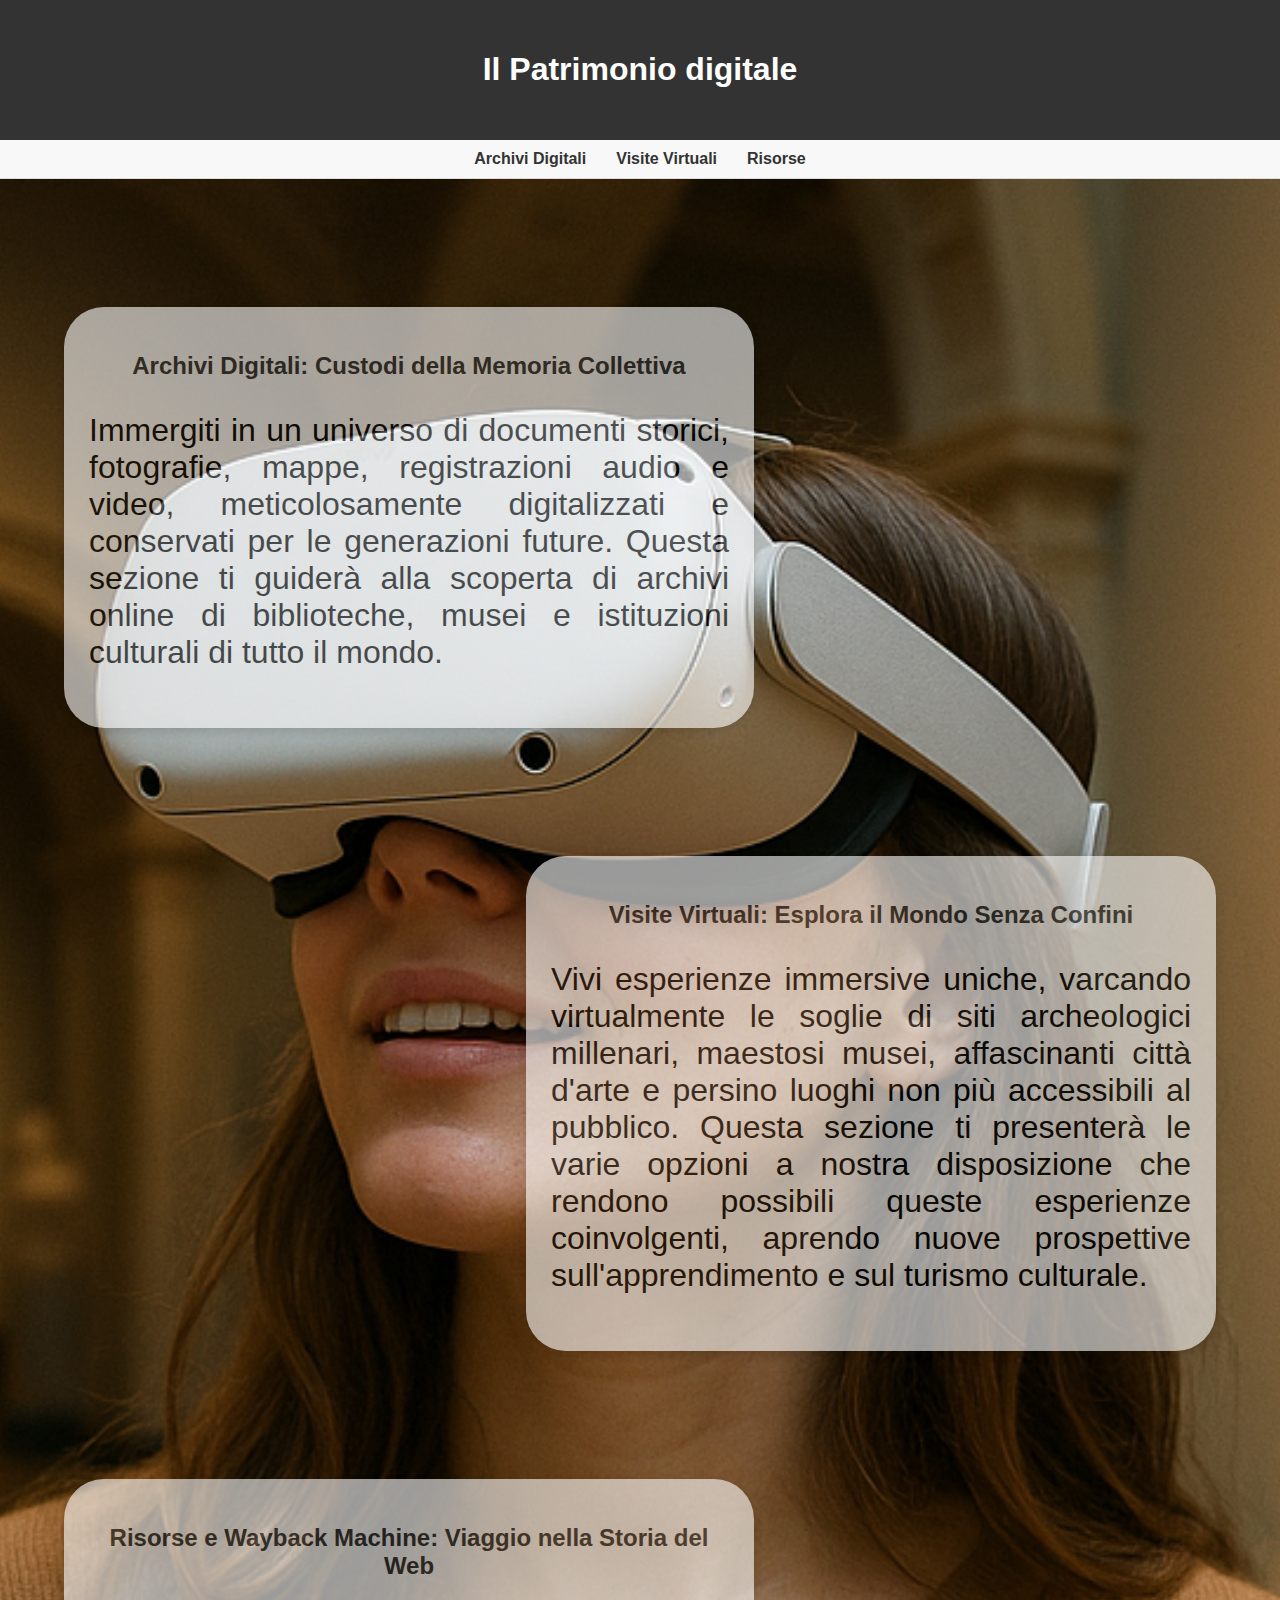
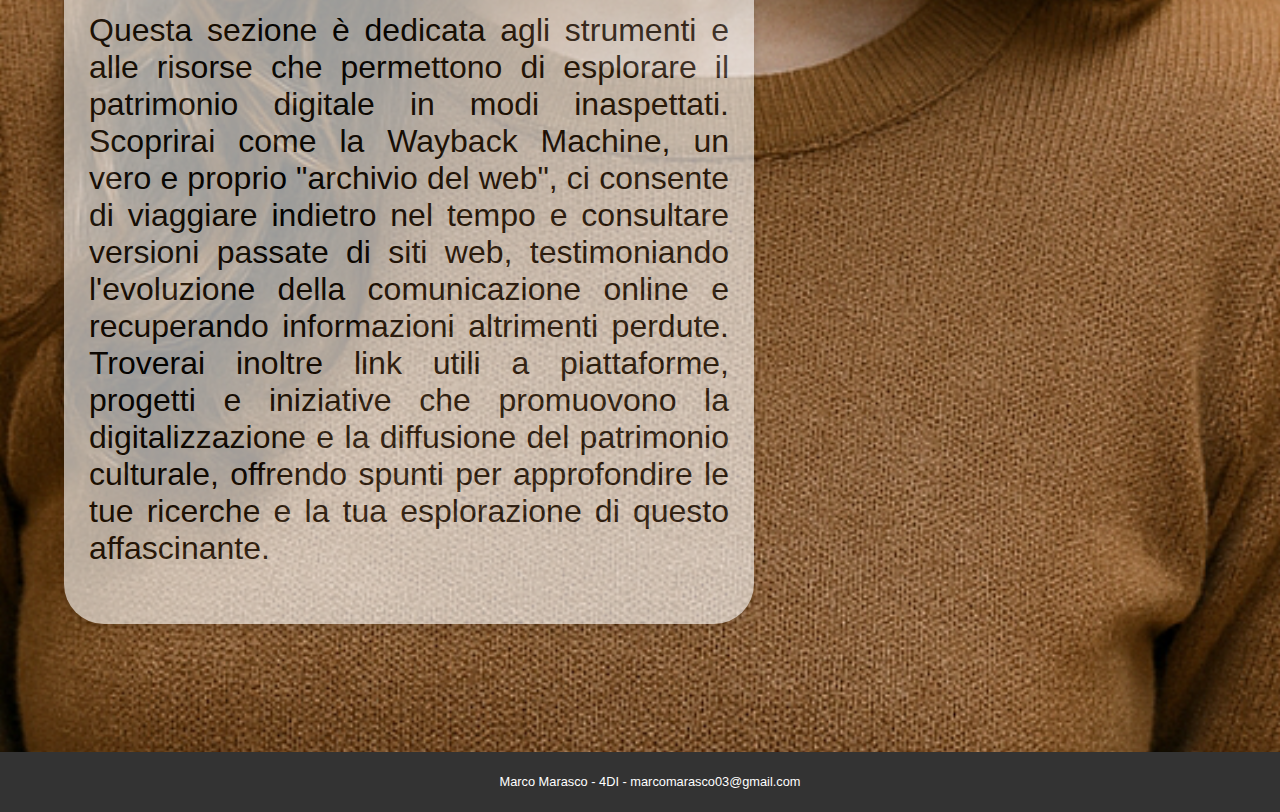
<file: index.html>
<!DOCTYPE html>
<html lang="it">
<head>
    <meta charset="UTF-8">
    <meta name="viewport" content="width=device-width, initial-scale=1.0">
    <title>Patrimonio Digitale</title>
    <link rel="stylesheet" href="style.css">
</head>
<body>
    <header class="full-width-title">
        <h1>Il Patrimonio digitale</h1>
    </header>
    <nav class="main-nav">
        <ul>
            <li><a href="ArchiviDigitali.html">Archivi Digitali</a></li>
            <li><a href="VisiteVirtuali.html">Visite Virtuali</a></li>
            <li><a href="#">Risorse</a></li>
        </ul>
    </nav>

    <main>
        
        <div class="content-box" style="margin-left: 5%" >
        <h2>Archivi Digitali: Custodi della Memoria Collettiva</h2>
           <p>Immergiti in un universo di documenti storici, fotografie, mappe,
             registrazioni audio e video, meticolosamente digitalizzati e conservati per le
              generazioni future. Questa sezione ti guiderà alla scoperta di archivi online di biblioteche, musei e istituzioni
               culturali di tutto il mondo.</p>
        </div>
 
            

          
        <div class="content-box-right" style="margin-top: 10%" >
            <h2>Visite Virtuali: Esplora il Mondo Senza Confini</h2>
            <p>Vivi esperienze immersive uniche, varcando virtualmente le soglie di siti
                 archeologici millenari, maestosi musei, affascinanti città d'arte e persino luoghi non più accessibili 
                 al pubblico.  
                 Questa sezione ti presenterà le varie opzioni a nostra disposizione che rendono possibili queste esperienze
                 coinvolgenti, aprendo nuove prospettive sull'apprendimento e sul turismo culturale.</p>
         </div>

         <div class="content-box" style="margin-top: 10%">
            <h2>Risorse e Wayback Machine: Viaggio nella Storia del Web</h2>
            <p>Questa sezione è dedicata agli strumenti e alle risorse che permettono di esplorare il 
                patrimonio digitale in modi inaspettati. Scoprirai come la Wayback Machine, un vero e proprio "archivio del web", ci consente
                di viaggiare indietro nel tempo e consultare versioni passate di siti web, testimoniando l'evoluzione della comunicazione online
                e recuperando informazioni altrimenti perdute. Troverai inoltre link utili a piattaforme, progetti e iniziative che promuovono
                la digitalizzazione e la diffusione del patrimonio culturale, 
                offrendo spunti per approfondire le tue ricerche e la tua esplorazione di questo affascinante.</p>
         </div>

         

        </main>

    <footer style="color:white">
        <p>Marco Marasco - 4DI - marcomarasco03@gmail.com</p>
    </footer>
</body>
</html>
</file>
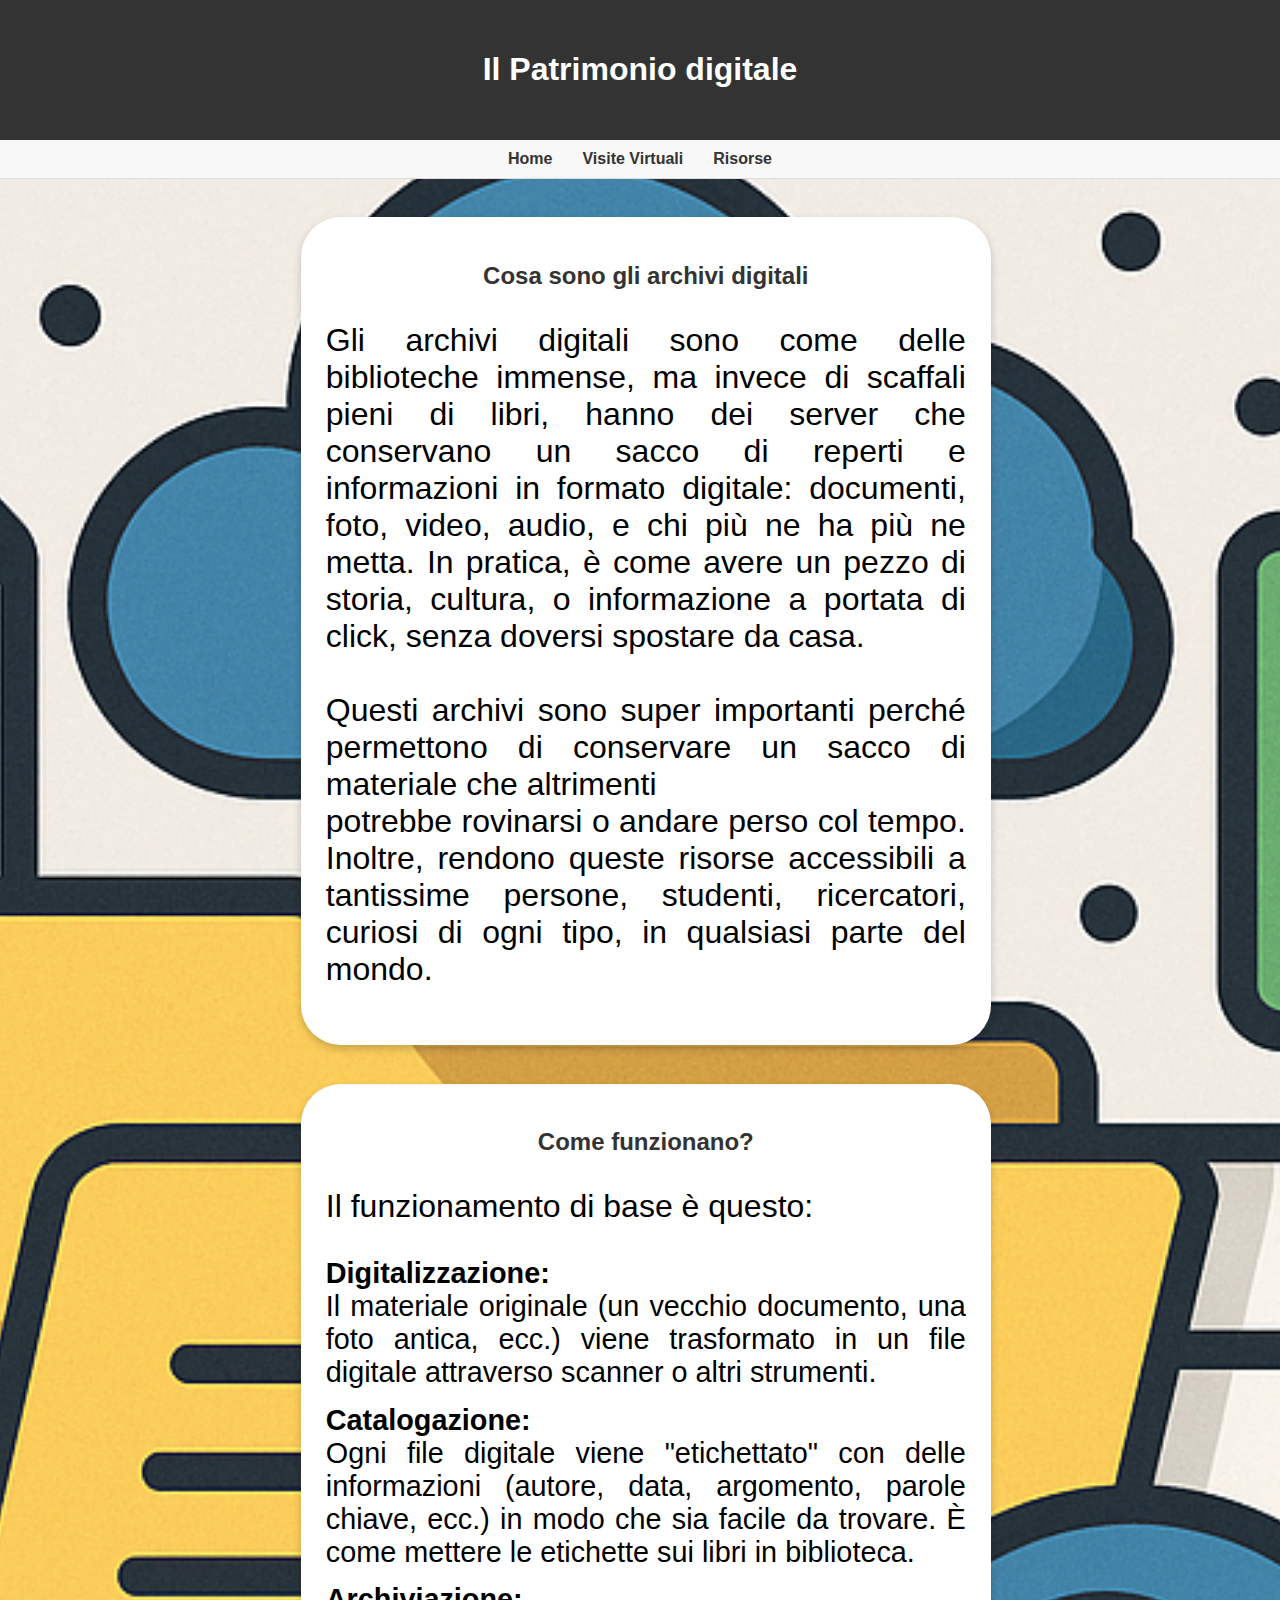
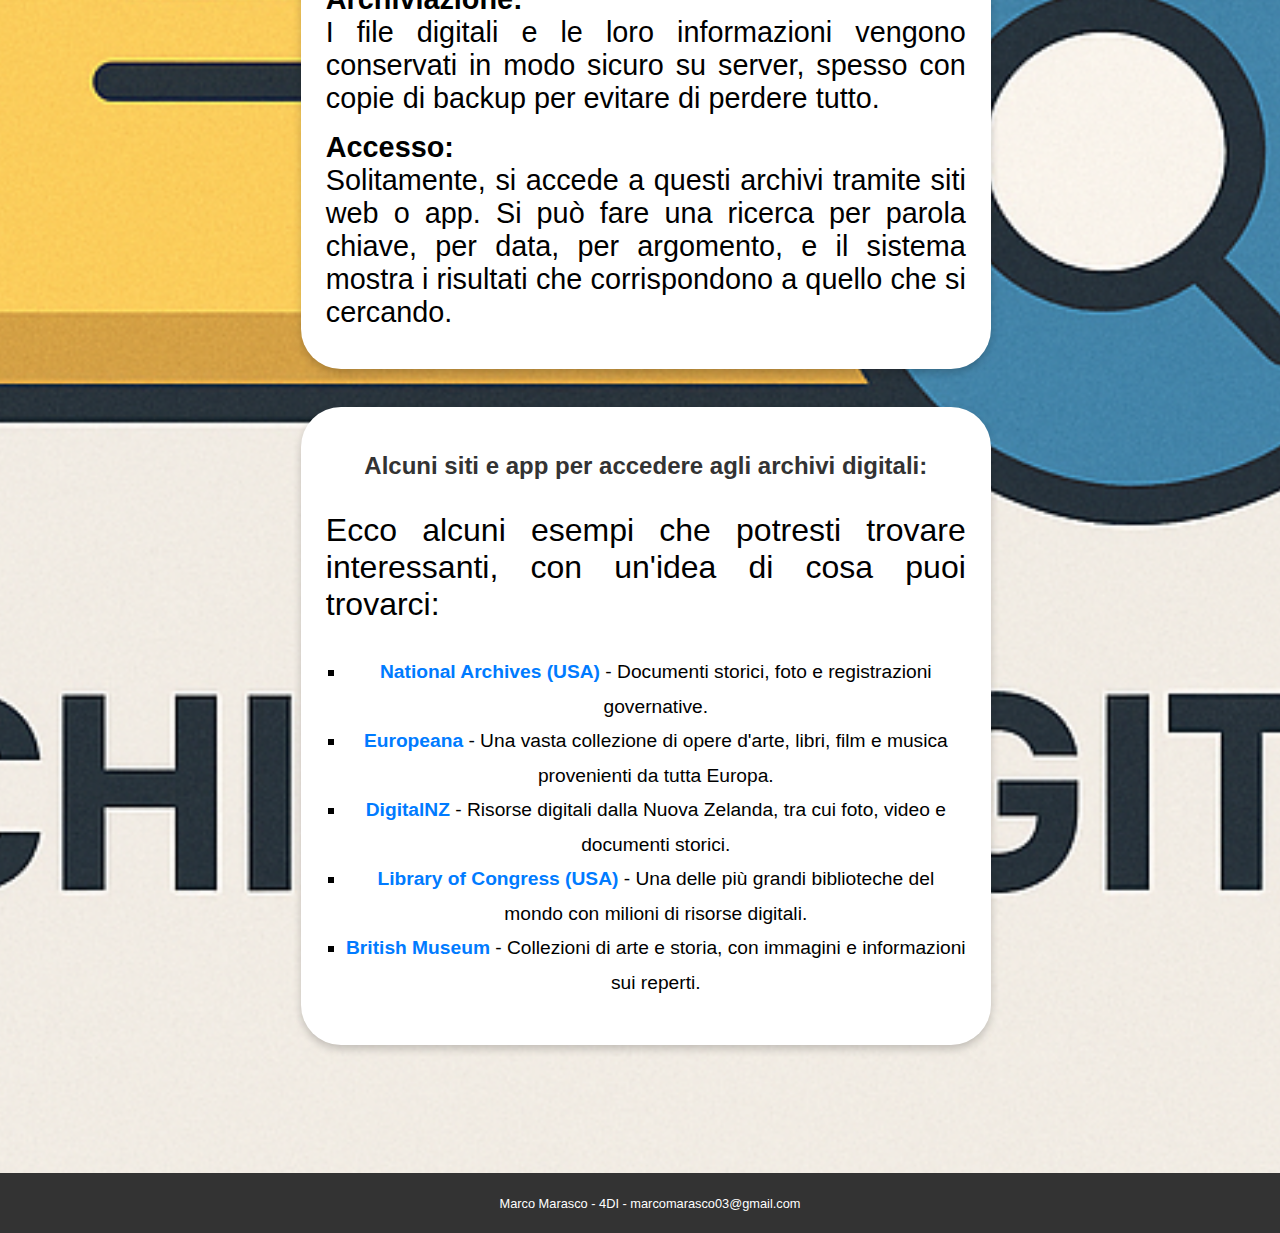
<file: ArchiviDigitali.html>
<!DOCTYPE html>
<html lang="it">
<head>
    <meta charset="UTF-8">
    <meta name="viewport" content="width=device-width, initial-scale=1.0">
    <title>Patrimonio Digitale</title>
    <link rel="stylesheet" href="style.css">
</head>
<body class="body-archivi-digitali">
    <header class="full-width-title">
        <h1>Il Patrimonio digitale</h1>
    </header>
    <nav class="main-nav">
        <ul>
            <li><a href="index.html">Home</a></li>
            <li><a href="VisiteVirtuali.html">Visite Virtuali</a></li>
            <li><a href="#">Risorse</a></li>
        </ul>
    </nav>

    <main>
        <div class="content-box-spiegazioni" style="margin-left: 23.5%; margin-top:3% " >
            <h2>Cosa sono gli archivi digitali</h2>
            <p>Gli archivi digitali sono come delle biblioteche immense, ma invece di scaffali pieni di libri, 
                hanno dei server che conservano un sacco di reperti e informazioni in formato digitale: documenti, foto, video, audio, e 
                chi più ne ha più ne metta. In pratica, è come avere un pezzo di storia, cultura, o informazione a portata di click, senza 
                doversi spostare da casa. <br><br>

                Questi archivi sono super importanti perché permettono di conservare un sacco di materiale che altrimenti <br>
                potrebbe rovinarsi o andare perso col tempo. Inoltre, rendono queste risorse accessibili a
                tantissime persone, studenti, ricercatori, curiosi di ogni tipo, in qualsiasi parte del mondo.</p>
        </div>
        <div class="content-box-spiegazioni" style="margin-top: 3%;margin-left: 23.5%;">
            <h2>Come funzionano?</h2>
            <p>Il funzionamento di base è questo:</p>
            <ul style="font-size: 0.9em; list-style-type: none; padding: 0;">
                <li style="margin-bottom: 1em;">
                    <p style="font-weight: bold; margin: 0;">Digitalizzazione:</p>
                    <p style="margin: 0;">Il materiale originale (un vecchio documento, una foto antica, ecc.)
                         viene trasformato in un file digitale attraverso scanner o altri strumenti.</p>
                </li>
                <li style="margin-bottom: 1em;">
                    <p style="font-weight: bold; margin: 0;">Catalogazione:</p>
                    <p style="margin: 0;">Ogni file digitale viene "etichettato" con delle informazioni 
                        (autore, data, argomento, parole chiave, ecc.) in modo che sia facile da trovare. 
                        È come mettere le etichette sui libri in biblioteca.</p>
                </li>
                <li style="margin-bottom: 1em;"></li>
                    <p style="font-weight: bold; margin: 0;">Archiviazione:</p>
                    <p style="margin: 0;">I file digitali e le loro informazioni vengono conservati in modo sicuro su server,
                         spesso con copie di backup per evitare di perdere tutto.</p>
                </li><br>
                <li style="margin-bottom: 1em;">
                    <p style="font-weight: bold; margin: 0;">Accesso:</p>
                    <p style="margin: 0;">Solitamente, si accede a questi archivi tramite siti web o app. 
                        Si può fare una ricerca per parola chiave, per data, per argomento, e il sistema mostra i risultati
                         che corrispondono a quello che si cercando.</p>
                </li>
            </ul>
        </div>
           <div class="content-box-spiegazioni" style="margin-top: 3%;margin-left: 23.5%;">
            <h2 st>Alcuni siti e app per accedere agli archivi digitali:</h2>
            <p>Ecco alcuni esempi che potresti trovare interessanti, con un'idea di cosa puoi trovarci:</p>
            <ul style="font-size: 1.2em; list-style-type: square; padding-left: 20px; line-height: 1.8;">
                <li><a href="https://www.archives.gov/" target="_blank" style="color: #007BFF; text-decoration: none;"><strong>National Archives (USA)</strong></a> - Documenti storici, foto e registrazioni governative.</li>
                <li><a href="https://www.europeana.eu/" target="_blank" style="color: #007BFF; text-decoration: none;"><strong>Europeana</strong></a> - Una vasta collezione di opere d'arte, libri, film e musica provenienti da tutta Europa.</li>
                <li><a href="https://www.digitalnz.org/" target="_blank" style="color: #007BFF; text-decoration: none;"><strong>DigitalNZ</strong></a> - Risorse digitali dalla Nuova Zelanda, tra cui foto, video e documenti storici.</li>
                <li><a href="https://www.loc.gov/" target="_blank" style="color: #007BFF; text-decoration: none;"><strong>Library of Congress (USA)</strong></a> - Una delle più grandi biblioteche del mondo con milioni di risorse digitali.</li>
                <li><a href="https://www.britishmuseum.org/collection" target="_blank" style="color: #007BFF; text-decoration: none;"><strong>British Museum</strong></a> - Collezioni di arte e storia, con immagini e informazioni sui reperti.</li>
            </ul>

        </main>

    <footer style="color:white" >
        <p>Marco Marasco - 4DI - marcomarasco03@gmail.com</p>
    </footer>
</body>
</html>
</file>
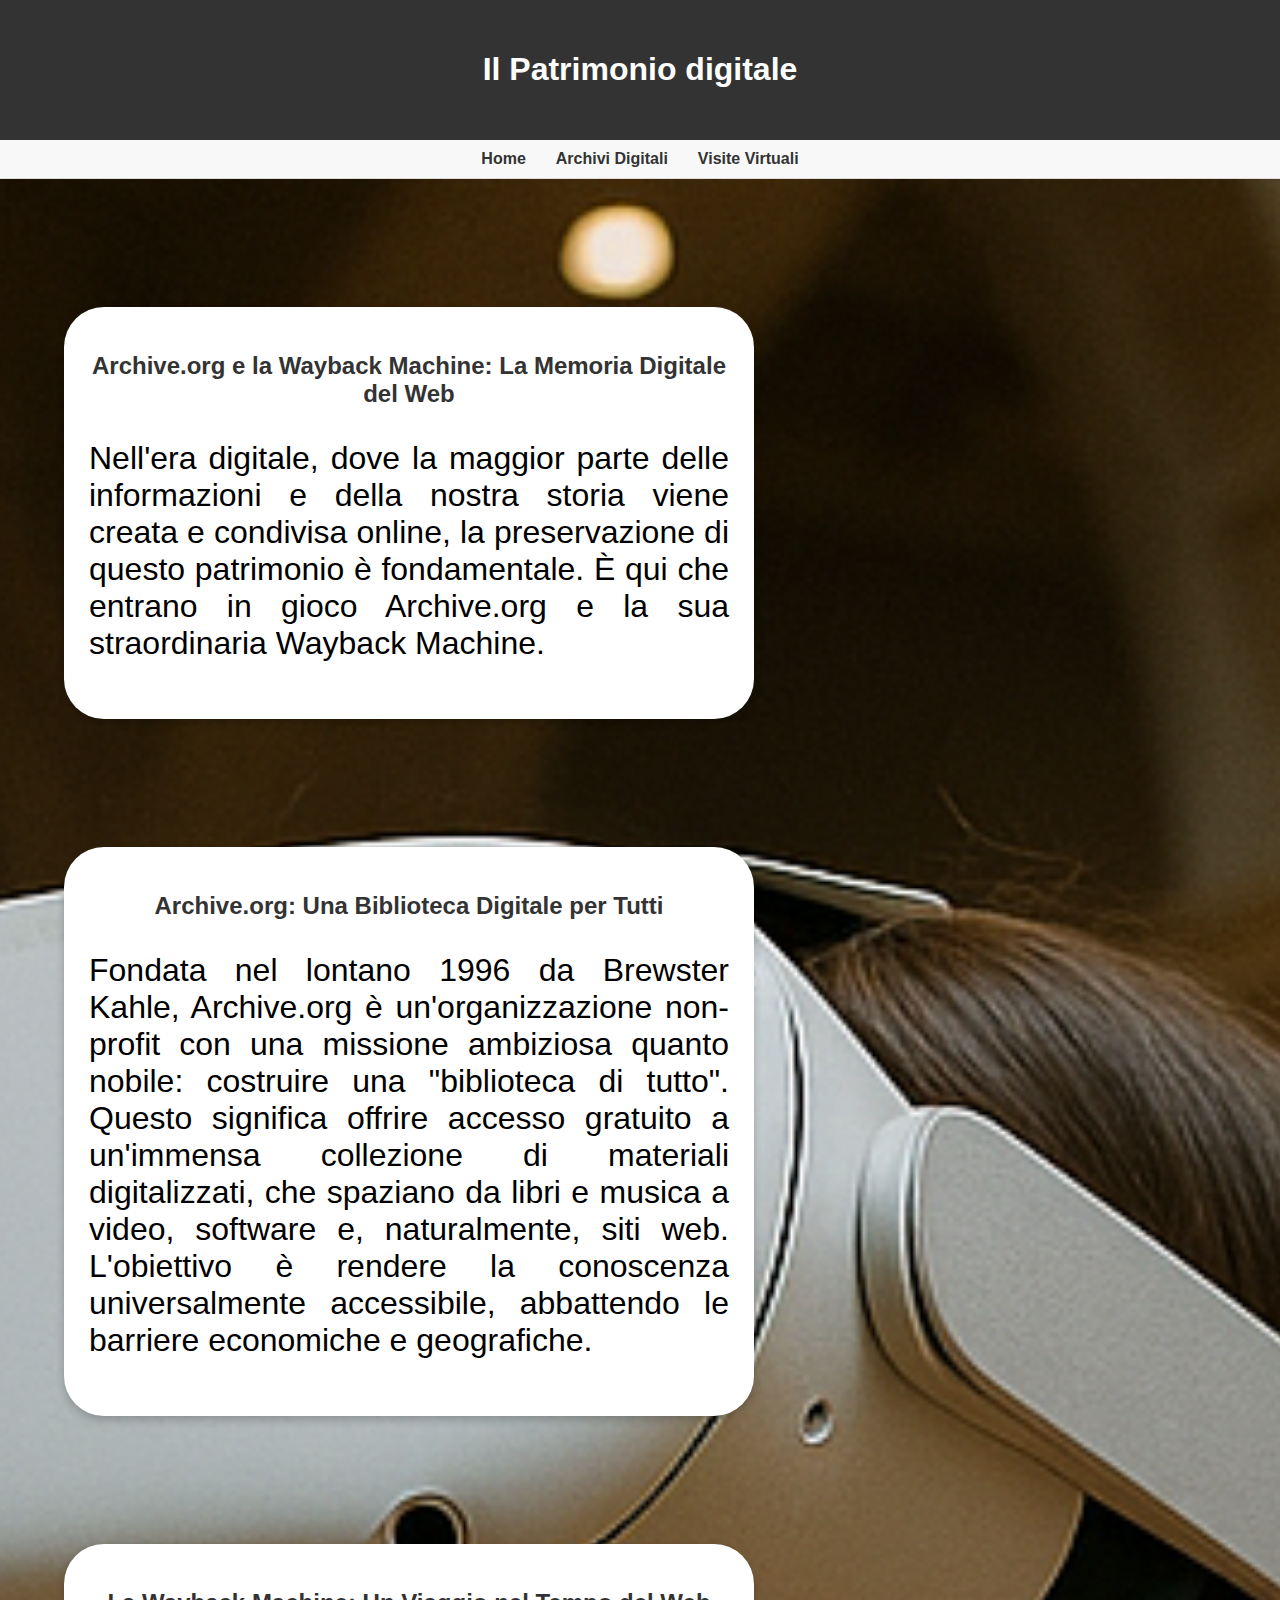
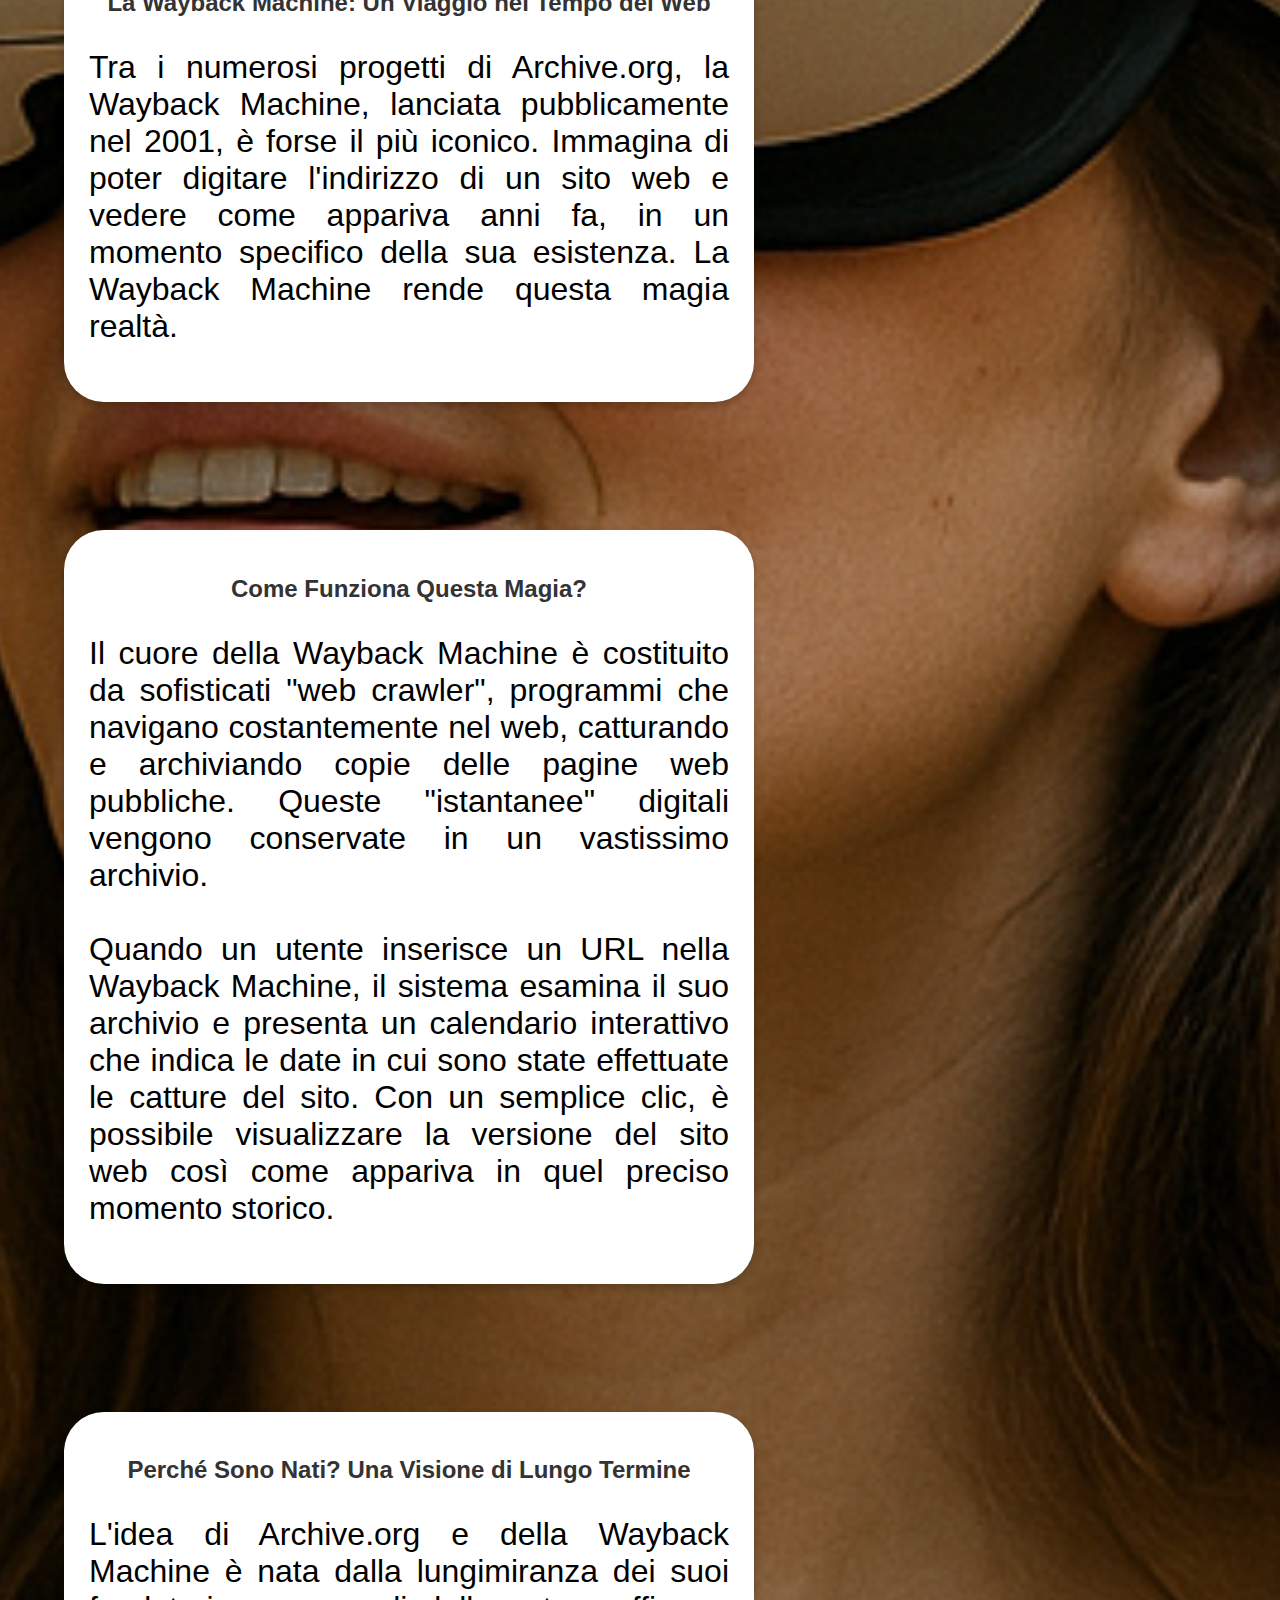
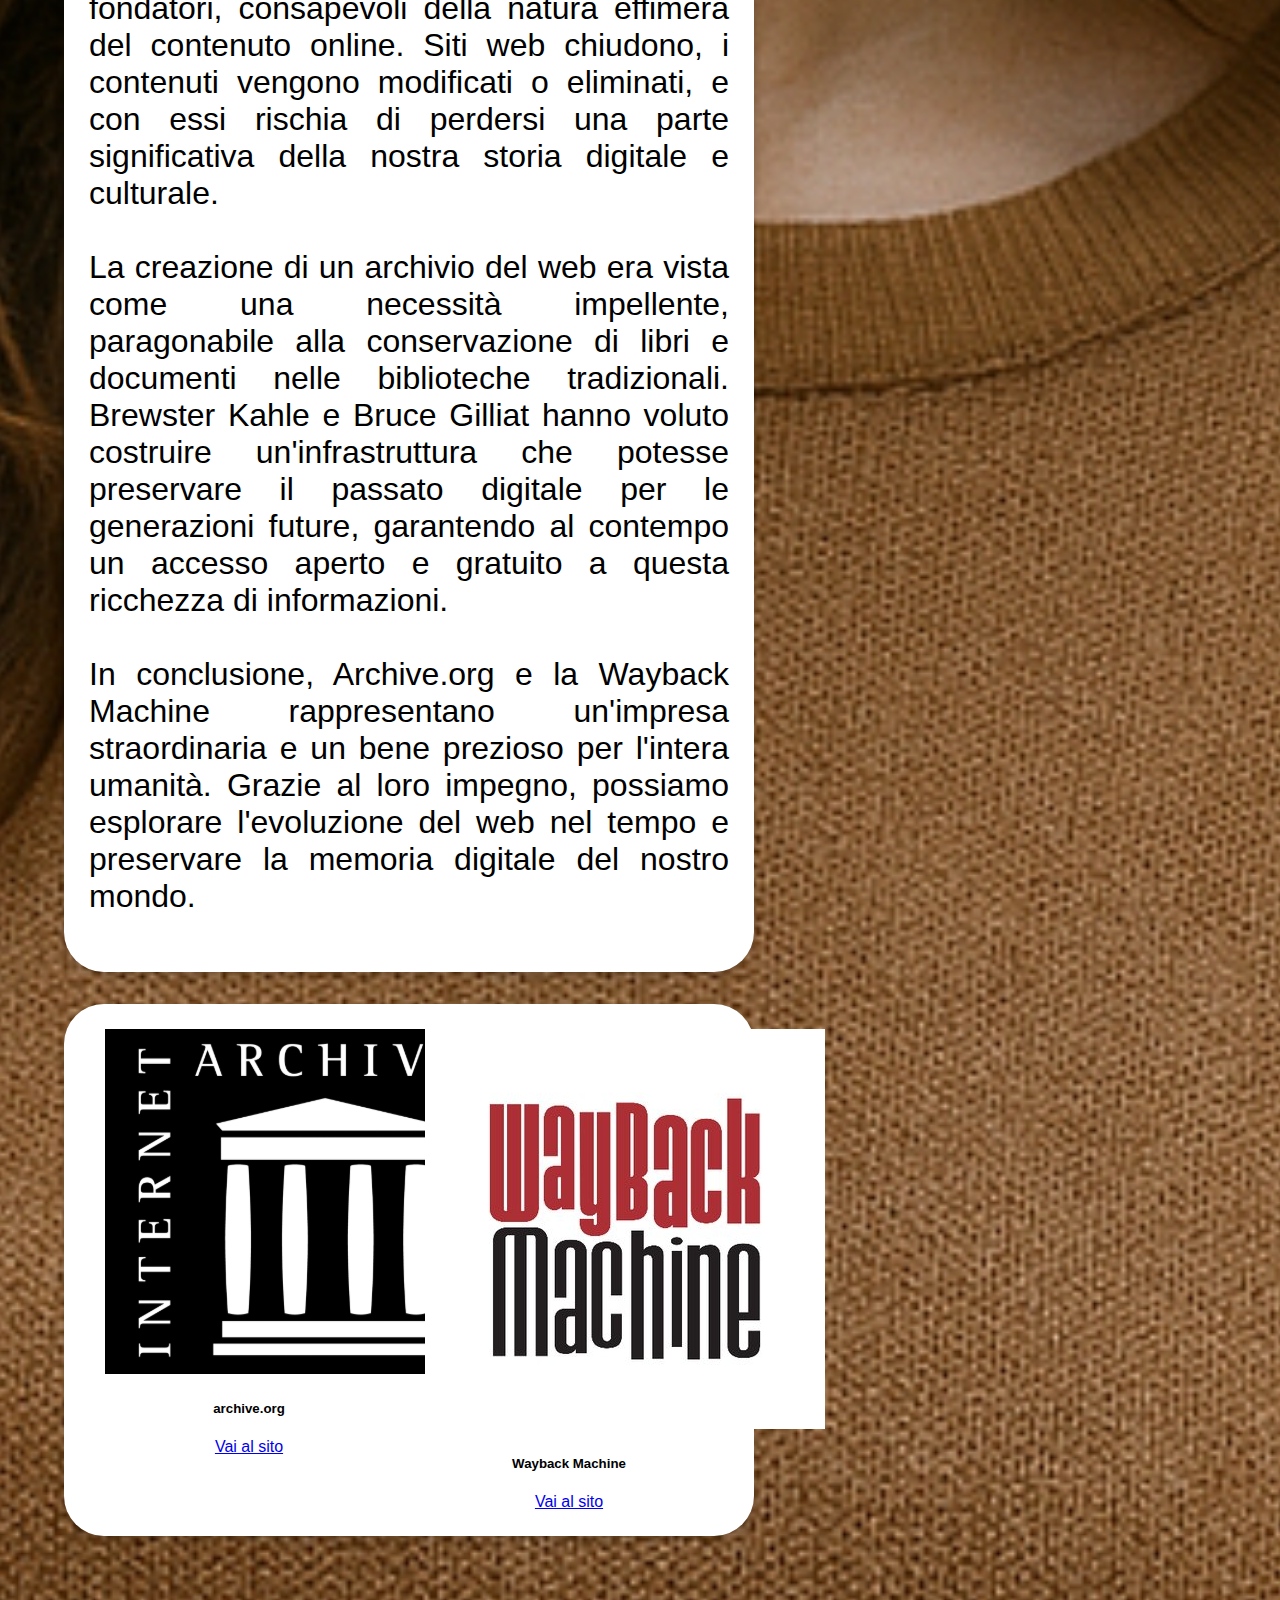
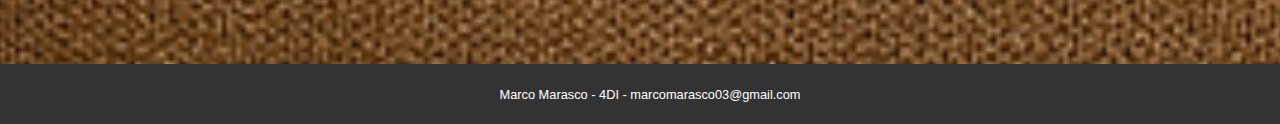
<file: Risorse.html>
<!DOCTYPE html>
<html lang="it">
<head>
    <meta charset="UTF-8">
    <meta name="viewport" content="width=device-width, initial-scale=1.0">
    <title>Patrimonio Digitale</title>
    <link rel="stylesheet" href="style.css">
    <link href="https://cdn.jsdelivr.net/npm/bootstrap@5.3.5/dist/css/bootstrap.min.css" rel="stylesheet" integrity="sha384-SgOJa3DmI69IUzQ2PVdRZhwQ+dy64/BUtbMJw1MZ8t5HZApcHrRKUc4W0kG879m7" crossorigin="anonymous">
</head>
<body class="body-Risorse">
    <header class="full-width-title">
        <h1>Il Patrimonio digitale</h1>
    </header>
    <nav class="main-nav">
        <ul>
            <li><a href="index.html">Home</a></li>
            <li><a href="ArchiviDigitali.html">Archivi Digitali</a></li>
            <li><a href="VisiteVirtuali.html">Visite Virtuali</a></li>
        </ul>
    </nav>

    <main>
        <div class="content-box-spiegazioni">
            <h2><strong>Archive.org e la Wayback Machine: La Memoria Digitale del Web</strong></h2>
            <p>Nell'era digitale, dove la maggior parte delle informazioni e della nostra storia viene creata e condivisa online, 
                la preservazione di questo patrimonio è fondamentale. È qui che entrano in gioco 
                Archive.org e la sua straordinaria Wayback Machine.</p>
        </div>
        <div class="content-box-spiegazioni">
            <h2><strong>Archive.org: Una Biblioteca Digitale per Tutti</strong></h2>
            <p>Fondata nel lontano 1996 da Brewster Kahle, Archive.org è un'organizzazione non-profit 
                con una missione ambiziosa quanto nobile: costruire una "biblioteca di tutto". Questo significa offrire 
                accesso gratuito a un'immensa collezione di materiali digitalizzati, che spaziano da libri e musica a video, 
                software e, naturalmente, siti web. 
                L'obiettivo è rendere la conoscenza universalmente accessibile, abbattendo le barriere economiche e geografiche.</p>
        </div>
        <div class="content-box-spiegazioni">
            <h2><strong>La Wayback Machine: Un Viaggio nel Tempo del Web</strong></h2>
            <p>Tra i numerosi progetti di Archive.org, la Wayback Machine, lanciata pubblicamente nel 2001,
                 è forse il più iconico. Immagina di poter digitare l'indirizzo di un sito web e
                 vedere come appariva anni fa, in un momento specifico della sua esistenza. La Wayback Machine rende questa magia realtà.</p>
        </div>
        <div class="content-box-spiegazioni">
            <h2><strong>Come Funziona Questa Magia?</strong></h2>
            <p>Il cuore della Wayback Machine è costituito da sofisticati "web crawler", programmi che navigano costantemente nel web, 
                catturando e archiviando copie delle pagine web pubbliche. Queste "istantanee" digitali vengono conservate in un vastissimo 
                archivio. <br><br>

                Quando un utente inserisce un URL nella Wayback Machine, il sistema esamina il suo archivio 
                e presenta un calendario interattivo che indica le date in cui sono state effettuate le catture del sito. 
                Con un semplice clic, è possibile visualizzare la versione del sito web così come appariva in quel preciso momento storico.</p>
        </div>
        <div class="content-box-spiegazioni">
            <h2><strong>Perché Sono Nati? Una Visione di Lungo Termine</strong></h2>
            <p>L'idea di Archive.org e della Wayback Machine è nata dalla lungimiranza dei suoi fondatori, 
                consapevoli della natura effimera del contenuto online. Siti web chiudono, i contenuti vengono modificati o eliminati, 
                e con essi rischia di perdersi una parte significativa della nostra storia digitale e culturale. <br> <br>

                La creazione di un archivio del web era vista come una necessità impellente, paragonabile alla conservazione
                di libri e documenti nelle biblioteche tradizionali. Brewster Kahle e Bruce Gilliat hanno voluto costruire un'infrastruttura 
                che potesse preservare il passato digitale per le generazioni future, garantendo al contempo un accesso aperto e gratuito a 
                questa ricchezza di informazioni. <br> <br>
                
                In conclusione, Archive.org e la Wayback Machine rappresentano un'impresa straordinaria e un bene prezioso
                per l'intera umanità. Grazie al loro impegno, possiamo esplorare l'evoluzione del web nel tempo e preservare la 
                memoria digitale del nostro mondo.</p>
        </div>
    </div>
    <div class="content-box-spiegazioni" style="display: flex; justify-content: center; gap: 2rem; flex-wrap: wrap; margin-top: 2rem;">
    <div class="card" style="width: 18rem; ">
        <img class="card-img-top" src="image.png" alt="Card image cap">
        <div class="card-body">
          <h5 class="card-title">archive.org</h5>
          <a href="https://archive.org/" class="btn btn-primary">Vai al sito</a>
        </div>
      </div>
      <div class="card" style="width: 18rem;">
        <img class="card-img-top" src="kAoUgL7V_400x400.jpg" alt="Card image cap">
        <div class="card-body">
          <h5 class="card-title">Wayback Machine</h5>
          <a href="https://web.archive.org/" class="btn btn-primary">Vai al sito</a>
        </div>
      </div>
    </div>
        
        
    </main>
        

    <footer style="color:white; margin-top: 10%;">
        <p>Marco Marasco - 4DI - marcomarasco03@gmail.com</p>
    </footer>
</body>
</html>
</file>
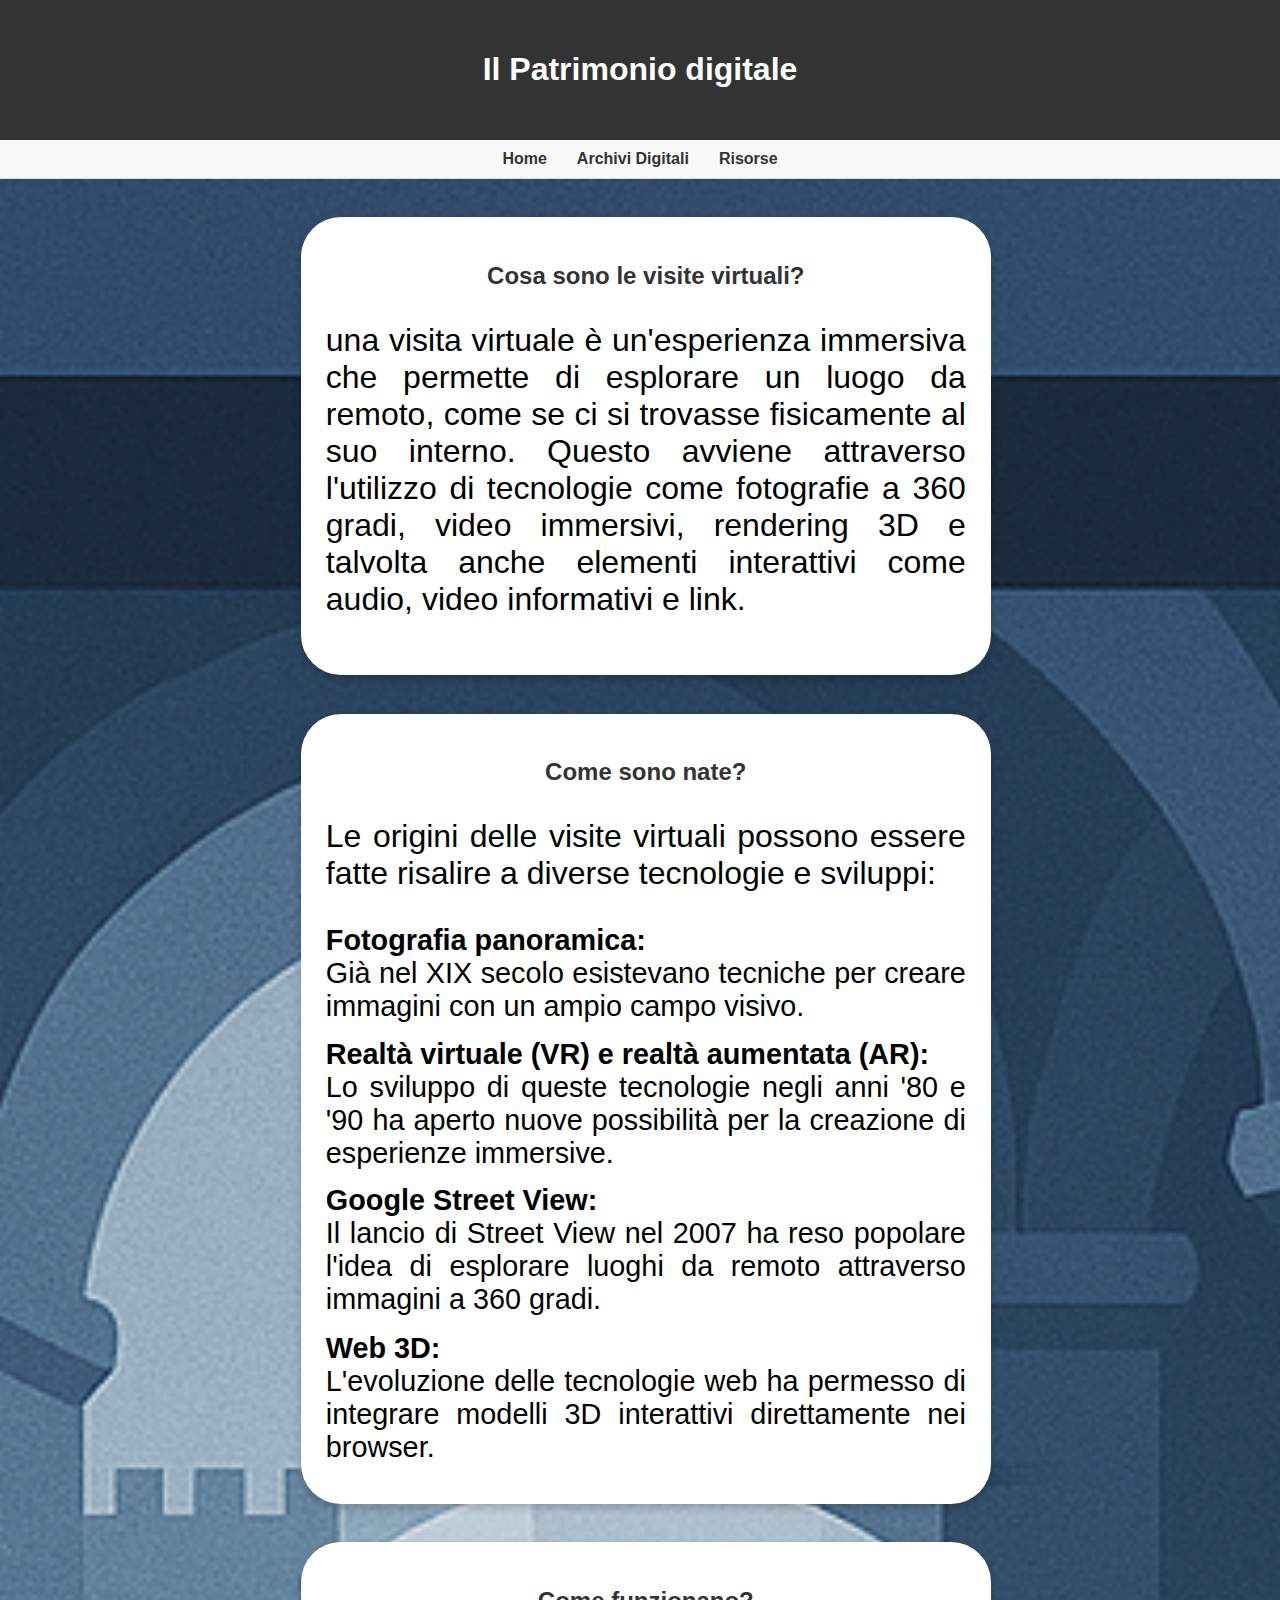
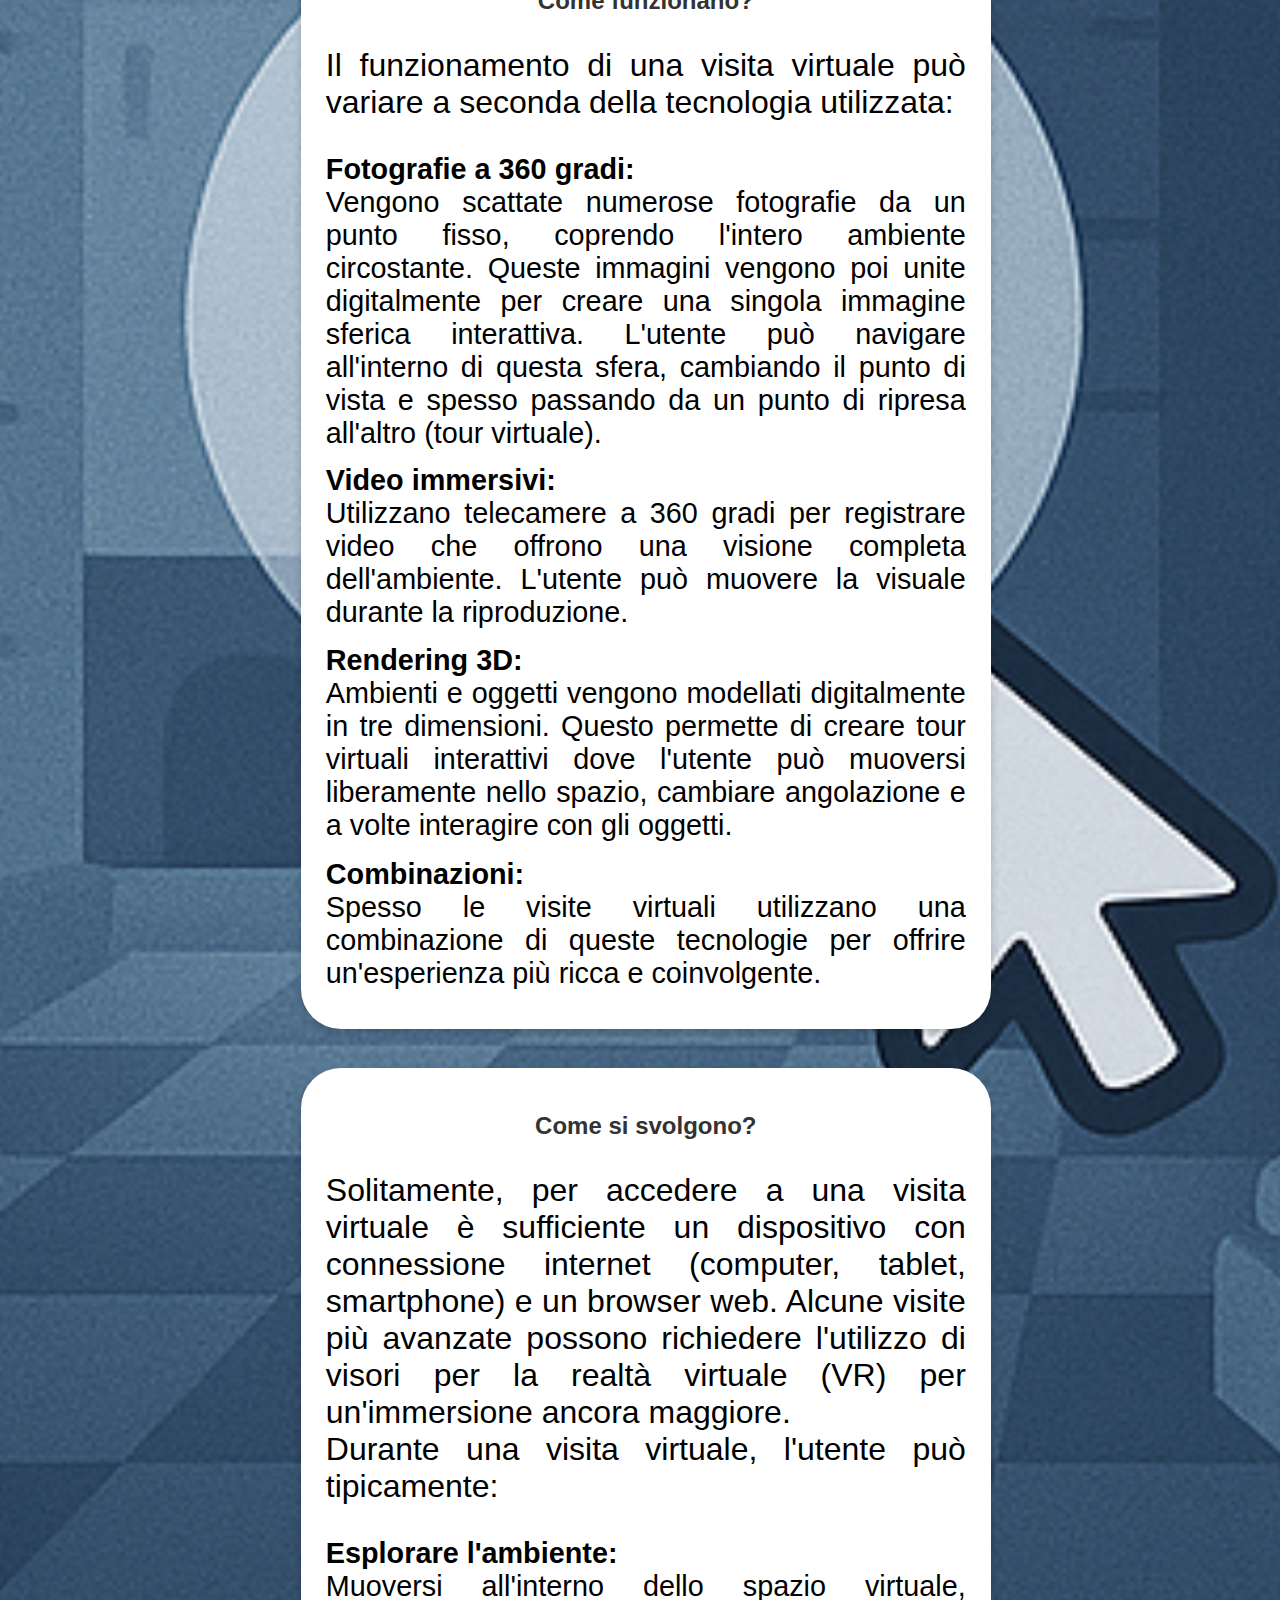
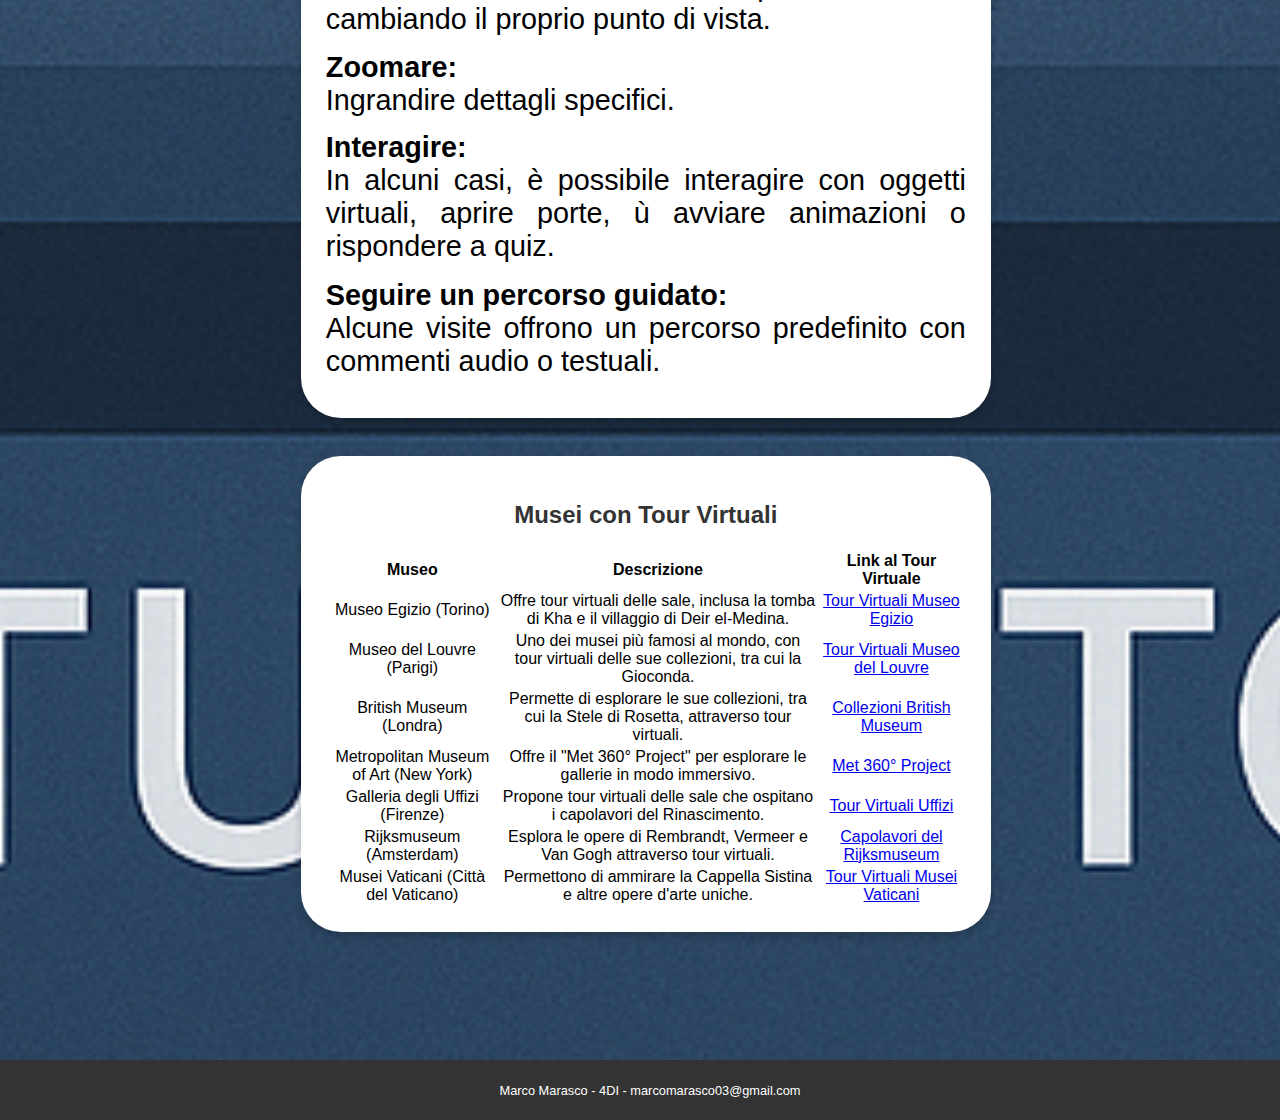
<file: VisiteVirtuali.html>
<!DOCTYPE html>
<html lang="it">
<head>
    <meta charset="UTF-8">
    <meta name="viewport" content="width=device-width, initial-scale=1.0">
    <title>Patrimonio Digitale</title>
    <link rel="stylesheet" href="style.css">
    <link href="https://cdn.jsdelivr.net/npm/bootstrap@5.3.5/dist/css/bootstrap.min.css" rel="stylesheet" integrity="sha384-SgOJa3DmI69IUzQ2PVdRZhwQ+dy64/BUtbMJw1MZ8t5HZApcHrRKUc4W0kG879m7" crossorigin="anonymous">
</head>
<body class="body-VisiteVirtuali">
    <header class="full-width-title">
        <h1>Il Patrimonio digitale</h1>
    </header>
    <nav class="main-nav">
        <ul>
            <li><a href="index.html">Home</a></li>
            <li><a href="ArchiviDigitali.html">Archivi Digitali</a></li>
            <li><a href="#">Risorse</a></li>
        </ul>
    </nav>

    <main>
        
        <div class="content-box-spiegazioni" style="margin-left: 23.5%; margin-top:3% " >
            <h2><strong>Cosa sono le visite virtuali?</strong></h2>
            <p>una visita virtuale è un'esperienza immersiva che permette di esplorare
                un luogo da remoto, come se ci si trovasse fisicamente al suo interno.
                Questo avviene attraverso l'utilizzo di tecnologie come fotografie a 
                360 gradi, video immersivi, rendering 3D e talvolta anche elementi interattivi
                come audio, video informativi e link.</p>
        </div>
        <div class="content-box-spiegazioni" style="margin-top: 3%;margin-left: 23.5%;">
            <h2><strong>Come sono nate?</strong></h2>
            <p>Le origini delle visite virtuali possono essere fatte risalire a diverse tecnologie e sviluppi:</p>
            <ul style="font-size: 0.9em; list-style-type: none; padding: 0;">
                <li style="margin-bottom: 1em;">
                    <p style="font-weight: bold; margin: 0;">Fotografia panoramica:</p>
                    <p style="margin: 0;">Già nel XIX secolo esistevano tecniche per creare immagini con un ampio campo visivo.</p>
                </li>
                <li style="margin-bottom: 1em;">
                    <p style="font-weight: bold; margin: 0;">Realtà virtuale (VR) e realtà aumentata (AR):</p>
                    <p style="margin: 0;">Lo sviluppo di queste tecnologie negli anni '80 e '90 ha aperto nuove possibilità
                         per la creazione di esperienze immersive.</p>
                </li>
                <li style="margin-bottom: 1em;"></li>
                    <p style="font-weight: bold; margin: 0;">Google Street View:</p>
                    <p style="margin: 0;">Il lancio di Street View nel 2007 ha reso popolare l'idea 
                        di esplorare luoghi da remoto attraverso immagini a 360 gradi.</p>
                </li><br>
                <li style="margin-bottom: 1em;">
                    <p style="font-weight: bold; margin: 0;">Web 3D:</p>
                    <p style="margin: 0;">L'evoluzione delle tecnologie web ha permesso di integrare modelli
                         3D interattivi direttamente nei browser.</p>
                </li>
            </ul>
        </div>

        <div class="content-box-spiegazioni" style="margin-top: 3%;margin-left: 23.5%;">
            <h2><strong>Come funzionano?</strong></h2>
            <p>Il funzionamento di una visita virtuale può variare a seconda della tecnologia utilizzata:</p>
            <ul style="font-size: 0.9em; list-style-type: none; padding: 0;">
                <li style="margin-bottom: 1em;">
                    <p style="font-weight: bold; margin: 0;">Fotografie a 360 gradi:</p>
                    <p style="margin: 0;">Vengono scattate numerose fotografie da un punto fisso,
                         coprendo l'intero ambiente circostante. Queste immagini vengono poi unite digitalmente per creare
                         una singola immagine sferica interattiva. L'utente può navigare all'interno di questa sfera,
                         cambiando il punto di vista e spesso passando da un punto di ripresa all'altro (tour virtuale).</p>
                </li>
                <li style="margin-bottom: 1em;">
                    <p style="font-weight: bold; margin: 0;">Video immersivi:</p>
                    <p style="margin: 0;">Utilizzano telecamere a 360 gradi
                         per registrare video che offrono una visione completa dell'ambiente.
                         L'utente può muovere la visuale durante la riproduzione.</p>
                </li>
                <li style="margin-bottom: 1em;"></li>
                    <p style="font-weight: bold; margin: 0;">Rendering 3D:</p>
                    <p style="margin: 0;">Ambienti e oggetti vengono modellati digitalmente
                         in tre dimensioni. Questo permette di creare tour virtuali interattivi dove l'utente può muoversi
                         liberamente nello spazio, cambiare angolazione e a volte interagire con gli oggetti.</p>
                </li><br>
                <li style="margin-bottom: 1em;">
                    <p style="font-weight: bold; margin: 0;">Combinazioni:</p>
                    <p style="margin: 0;">Spesso le visite virtuali utilizzano una combinazione
                         di queste tecnologie per offrire un'esperienza più ricca e coinvolgente.</p>
                </li>
            </ul>
        </div>

        <div class="content-box-spiegazioni" style="margin-top: 3%;margin-left: 23.5%;">
            <h2><strong>Come si svolgono?</strong></h2>
            <p>Solitamente, per accedere a una visita virtuale è sufficiente un dispositivo 
                con connessione internet (computer, tablet, smartphone) e un browser web. 
                Alcune visite più avanzate possono richiedere l'utilizzo di visori per la realtà virtuale (VR) 
                per un'immersione ancora maggiore. <br>
                Durante una visita virtuale, l'utente può tipicamente:</p>
            <ul style="font-size: 0.9em; list-style-type: none; padding: 0;">
                <li style="margin-bottom: 1em;">
                    <p style="font-weight: bold; margin: 0;">Esplorare l'ambiente:</p>
                    <p style="margin: 0;">Muoversi all'interno dello spazio virtuale, cambiando il proprio punto di vista.</p>
                </li>
                <li style="margin-bottom: 1em;">
                    <p style="font-weight: bold; margin: 0;">Zoomare:</p>
                    <p style="margin: 0;">Ingrandire dettagli specifici.</p>
                </li>
                <li style="margin-bottom: 1em;"></li>
                    <p style="font-weight: bold; margin: 0;">Interagire:</p>
                    <p style="margin: 0;">In alcuni casi, è possibile interagire con oggetti virtuali, aprire porte, ù
                        avviare animazioni o rispondere a quiz.</p>
                </li><br>
                <li style="margin-bottom: 1em;">
                    <p style="font-weight: bold; margin: 0;">Seguire un percorso guidato:</p>
                    <p style="margin: 0;">Alcune visite offrono un percorso predefinito con commenti audio o testuali.</p>
                </li>
            </ul>
        </div>

        <div class="content-box-spiegazioni" style="margin-top: 3%;margin-left: 23.5%;"> 
            <h2><strong>Musei con Tour Virtuali</strong></h2>
            <table class="table">
               
                <thead>
                  <tr>
                  
                    <th scope="col">Museo</th>
                    <th scope="col">Descrizione</th>
                    <th scope="col">Link al Tour Virtuale</th>
                  </tr>
                </thead>
                <tbody>
                  <tr>
                   
                    <td>Museo Egizio (Torino)</td>
                    <td>Offre tour virtuali delle sale, inclusa la tomba di Kha e il villaggio di Deir el-Medina.</td>
                    <td><a href="https://www.museoegizio.it/scopri/tour-virtuali/" target="_blank">Tour Virtuali Museo Egizio</a></td>
                  </tr>
                  <tr>
                    
                    <td>Museo del Louvre (Parigi)</td>
                    <td>Uno dei musei più famosi al mondo, con tour virtuali delle sue collezioni, tra cui la Gioconda.</td>
                    <td><a href="https://www.louvre.fr/en/visites-en-ligne" target="_blank">Tour Virtuali Museo del Louvre</a></td>
                  </tr>
                  <tr>
                  
                    <td>British Museum (Londra)</td>
                    <td>Permette di esplorare le sue collezioni, tra cui la Stele di Rosetta, attraverso tour virtuali.</td>
                    <td><a href="https://www.britishmuseum.org/collection" target="_blank">Collezioni British Museum</a></td>
                  </tr>
                  <tr>
                   
                    <td>Metropolitan Museum of Art (New York)</td>
                    <td>Offre il "Met 360° Project" per esplorare le gallerie in modo immersivo.</td>
                    <td><a href="https://www.metmuseum.org/art/online-features/met-360-project" target="_blank">Met 360° Project</a></td>
                  </tr>
                  <tr>
                  
                    <td>Galleria degli Uffizi (Firenze)</td>
                    <td>Propone tour virtuali delle sale che ospitano i capolavori del Rinascimento.</td>
                    <td><a href="https://www.uffizi.it/mostre-virtuali/uffizi-virtual-tour" target="_blank">Tour Virtuali Uffizi</a></td>
                  </tr>
                  <tr>
                  
                    <td>Rijksmuseum (Amsterdam)</td>
                    <td>Esplora le opere di Rembrandt, Vermeer e Van Gogh attraverso tour virtuali.</td>
                    <td><a href="https://www.rijksmuseum.nl/en/masterpieces-up-close" target="_blank">Capolavori del Rijksmuseum</a></td>
                  </tr>
                  <tr>
                    
                    <td>Musei Vaticani (Città del Vaticano)</td>
                    <td>Permettono di ammirare la Cappella Sistina e altre opere d'arte uniche.</td>
                    <td><a href="https://www.museivaticani.va/content/museivaticani/it/collezioni/musei/tour-virtuali-elenco.html" target="_blank">Tour Virtuali Musei Vaticani</a></td>
                  </tr>
                </tbody>
              </table>
    </div>

        </main>

    <footer style="color:white;">
        <p>Marco Marasco - 4DI - marcomarasco03@gmail.com</p>
    </footer>
</body>
</html>
</file>
<file: style.css>
/* style.css */

body {
    margin: 0;
    font-family: sans-serif;
    background-image: url("ChatGPT Image 30 apr 2025, 14_42_33.png") ;
    background-size: cover; /* Visualizza l'intera immagine mantenendo le proporzioni */
    background-repeat: no-repeat; /* Evita la ripetizione */
    background-position: 50%;
}

.body-archivi-digitali {
    margin: 0;
    font-family: sans-serif;
    background-image: url("ChatGPT Image 30 apr 2025, 18_18_15.png") ;
    background-size: cover; /* Visualizza l'intera immagine mantenendo le proporzioni */
    background-position: 50%; /* Centra l'immagine */
    background-repeat: no-repeat; /* Evita la ripetizione */
}

.body-VisiteVirtuali {
    margin: 0;
    font-family: sans-serif;
    background-image: url("ChatGPT Image 1 mag 2025, 15_23_43.png") ;
    background-size: cover; /* Visualizza l'intera immagine mantenendo le proporzioni */
    background-position: 50%; /* Centra l'immagine */
    background-repeat: no-repeat; /* Evita la ripetizione */
}


/* Stili per il titolo a tutta larghezza */
.full-width-title {
    background-color: #333; /* Sfondo scuro per il titolo */
    color: white; /* Testo bianco */
    text-align: center; /* Centra il testo orizzontalmente */
    padding: 30px 20px; /* Aumentato il padding superiore e inferiore */
    box-sizing: border-box; /* Assicura che padding e bordo non aumentino le dimensioni totali */
    width: 100%; /* Occupa tutta la larghezza del viewport */
}

.full-width-title h1 {
    font-size: 2em; /* Dimensione del testo */
}

.content-box {
    background-color: white;
    padding: 25px;
    border-radius: 40px; /* Angoli leggermente arrotondati */
    box-shadow: 0 4px 8px rgba(0, 0, 0, 0.2); /* Leggera ombra */
    text-align: center; /* Centra il testo all'interno del riquadro */
    max-width: 50%; /* Imposta una larghezza massima per il riquadro */
    box-sizing: content-box;
    margin-left: 5%;
    margin-right: auto;
    max-height: 100%;
    opacity: 0.6;
    margin-top: 10%;
    transition: transform 0.3s ease-in-out, opacity 0.3s ease-in-out, box-shadow 0.3s ease-in-out; 
  
}

.content-box:hover {
    transform: scale(1.05); /* Ingrandisce l'elemento del 5% al passaggio del mouse */
    opacity: 0.8; /* Rende l'elemento leggermente più opaco al passaggio del mouse */
    box-shadow: 0 8px 16px rgba(0, 0, 0, 0.3); /* Aumenta l'ombra al passaggio del mouse */
}

.content-box.image-left img {
    max-width: 30%; /* Regola la larghezza dell'immagine */
    height: auto;
    margin-right: 20px; /* Aggiungi spazio tra immagine e testo */
    border-radius: 50%; /* Rende l'immagine circolare (scontorna i bordi) */
    object-fit: cover; /* Assicura che l'immagine copra l'area circolare senza distorsioni */
}



.content-box-right {
    background-color: white;
    padding: 25px;
    border-radius: 40px; /* Angoli leggermente arrotondati */
    box-shadow: 0 4px 8px rgba(0, 0, 0, 0.2); /* Leggera ombra */
    text-align: center; /* Centra il testo all'interno del riquadro */
    max-width: 50%; /* Imposta una larghezza massima per il riquadro */
    box-sizing: content-box;
    margin-left: auto;
    margin-right: 5%;
    max-height: 100%;
    opacity: 0.6;
    margin-top: 10%;
    transition: transform 0.3s ease-in-out, opacity 0.3s ease-in-out, box-shadow 0.3s ease-in-out; /* Transizioni плавные */
}

.content-box-right:hover {
    transform: scale(1.05); /* Ingrandisce l'elemento del 5% al passaggio del mouse */
    opacity: 0.8; /* Rende l'elemento leggermente più opaco al passaggio del mouse */
    box-shadow: 0 8px 16px rgba(0, 0, 0, 0.3); /* Aumenta l'ombra al passaggio del mouse */
}

.content-box-right h2 {
    color: #333;
    margin-bottom: 20px;
    text-align: center; /* Centra il titolo nel riquadro a destra */
    
}

.content-box-right p {
    text-align:justify;
    font-size: 200%;
}


.content-box h2 {
    color: #333;
    margin-bottom: 20px;
}

.content-box p {
    text-align:justify;
    font-size: 200%;
   
}

.content-box-spiegazioni {
    background-color: white;
    padding: 25px;
    border-radius: 40px; /* Angoli leggermente arrotondati */
    box-shadow: 0 4px 8px rgba(0, 0, 0, 0.2); /* Leggera ombra */
    text-align: center; /* Centra il testo all'interno del riquadro */
    max-width: 50%; /* Imposta una larghezza massima per il riquadro */
    box-sizing: content-box;
    margin-left: 5%;
    margin-right: auto;
    max-height: 100%;
    
    margin-top: 10%;
    transition: transform 0.3s ease-in-out, opacity 0.3s ease-in-out, box-shadow 0.3s ease-in-out; 
  
}

.content-box-spiegazioni:hover {
    transform: scale(1.05); /* Ingrandisce l'elemento del 5% al passaggio del mouse */
    opacity: 0.9; /* Rende l'elemento leggermente più opaco al passaggio del mouse */
    box-shadow: 0 8px 16px rgba(0, 0, 0, 0.3); /* Aumenta l'ombra al passaggio del mouse */
}

.content-box-spiegazioni h2 {
    color: #333;
    margin-bottom: 20px;
}

.content-box-spiegazioni p {
    text-align:justify;
    font-size: 200%;
   
}



/* Stili per la navbar */
.main-nav {
    background-color: #f8f8f8; /* Sfondo chiaro per la navbar */
    padding: 10px 0; /* Aggiunge un po' di spazio verticale */
    border-bottom: 1px solid #ddd; /* Un bordo sottile in basso */
    opacity: 1;
}

.main-nav ul {
    list-style: none; /* Rimuove i pallini della lista */
    padding: 0;
    margin: 0;
    display: flex; /* Utilizza Flexbox per allineare gli elementi orizzontalmente */
    justify-content: center; /* Centra gli elementi della navbar */
}

.main-nav li {
    margin: 0 15px; /* Spazio tra gli elementi della navbar */
}

.main-nav a {
    position: relative; /* Necessario per posizionare lo pseudo-elemento */
    text-decoration: none; /* Rimuove la sottolineatura dei link */
    color: #333; /* Colore del testo dei link */
    font-weight: bold;
    padding: 5px 0; /* Spazio per far apparire il rettangolo sotto */
    overflow: hidden; /* Importante per nascondere l'overflow iniziale */
    transition: color 0.3s ease; /* Aggiunge una transizione плавную al colore */
}

.main-nav a::before {
    content: '';
    position: absolute;
    left: 0;
    bottom: -2px; /* Posiziona il rettangolo appena sotto il testo */
    width: 100%;
    height: 2px;
    background-color: #007bff; /* Colore del rettangolo */
    transform: scaleX(0); /* Inizialmente scalato a 0 sull'asse X (invisibile) */
    opacity: 0; /* Inizialmente invisibile */
    transition: transform 0.3s ease-in-out, opacity 0.3s ease-in-out; /* Anima la scalatura e l'opacità */
}

.main-nav a:hover {
    color: #007bff; /* Cambia colore al passaggio del mouse */
}

.main-nav a:hover::before {
    transform: scaleX(1); /* Scala a 1 sull'asse X (visibile) */
    opacity: 1; /* Rende il rettangolo opaco */
}

/* Stili di base per il footer (opzionale) */
footer {
    text-align: center;
    padding: 10px;
    background-color: #333;
    font-size: 0.8em;
    position:static; /* Posiziona il footer in basso */
    bottom: 0;
    width: 100%;
    margin-top: 10%;
}



@media (max-width: 500px) {
    .full-width-title h1 {
        font-size: 1.5em; /* Riduci la dimensione del titolo su schermi piccoli */
        padding: 15px;
    }

    .main-nav ul {
        justify-content: center; /* Forza la centratura su schermi piccoli */
    }

    .main-nav li {
        margin: 5px; /* Ridotto ulteriormente il margine */
    }

    .main-nav a {
        font-size: 0.9em; /* Riduci la dimensione del testo dei link */
        padding: 6px 10px;
    }

    main {
        padding: 15px; /* Riduci il padding del main */
    }

    .content-box {
        padding: 20px; /* Riduci il padding del content-box */
        text-align: left; /* Allinea il testo a sinistra su schermi piccoli per una migliore lettura */
        flex-direction: column; /* Impila immagine e testo su schermi piccoli */
        align-items: flex-start; /* Allinea gli elementi a sinistra su schermi piccoli */
    }


    .content-box-right h2 {
        text-align: left; /* Allinea il titolo a sinistra su schermi piccoli */
    }

    .content-box p {
        font-size: 150%; /* Riduci la dimensione del testo su schermi piccoli */
    }

    .content-box-right p {
        font-size: 150%; /* Riduci la dimensione del testo su schermi piccoli */
    }
}
</file>
